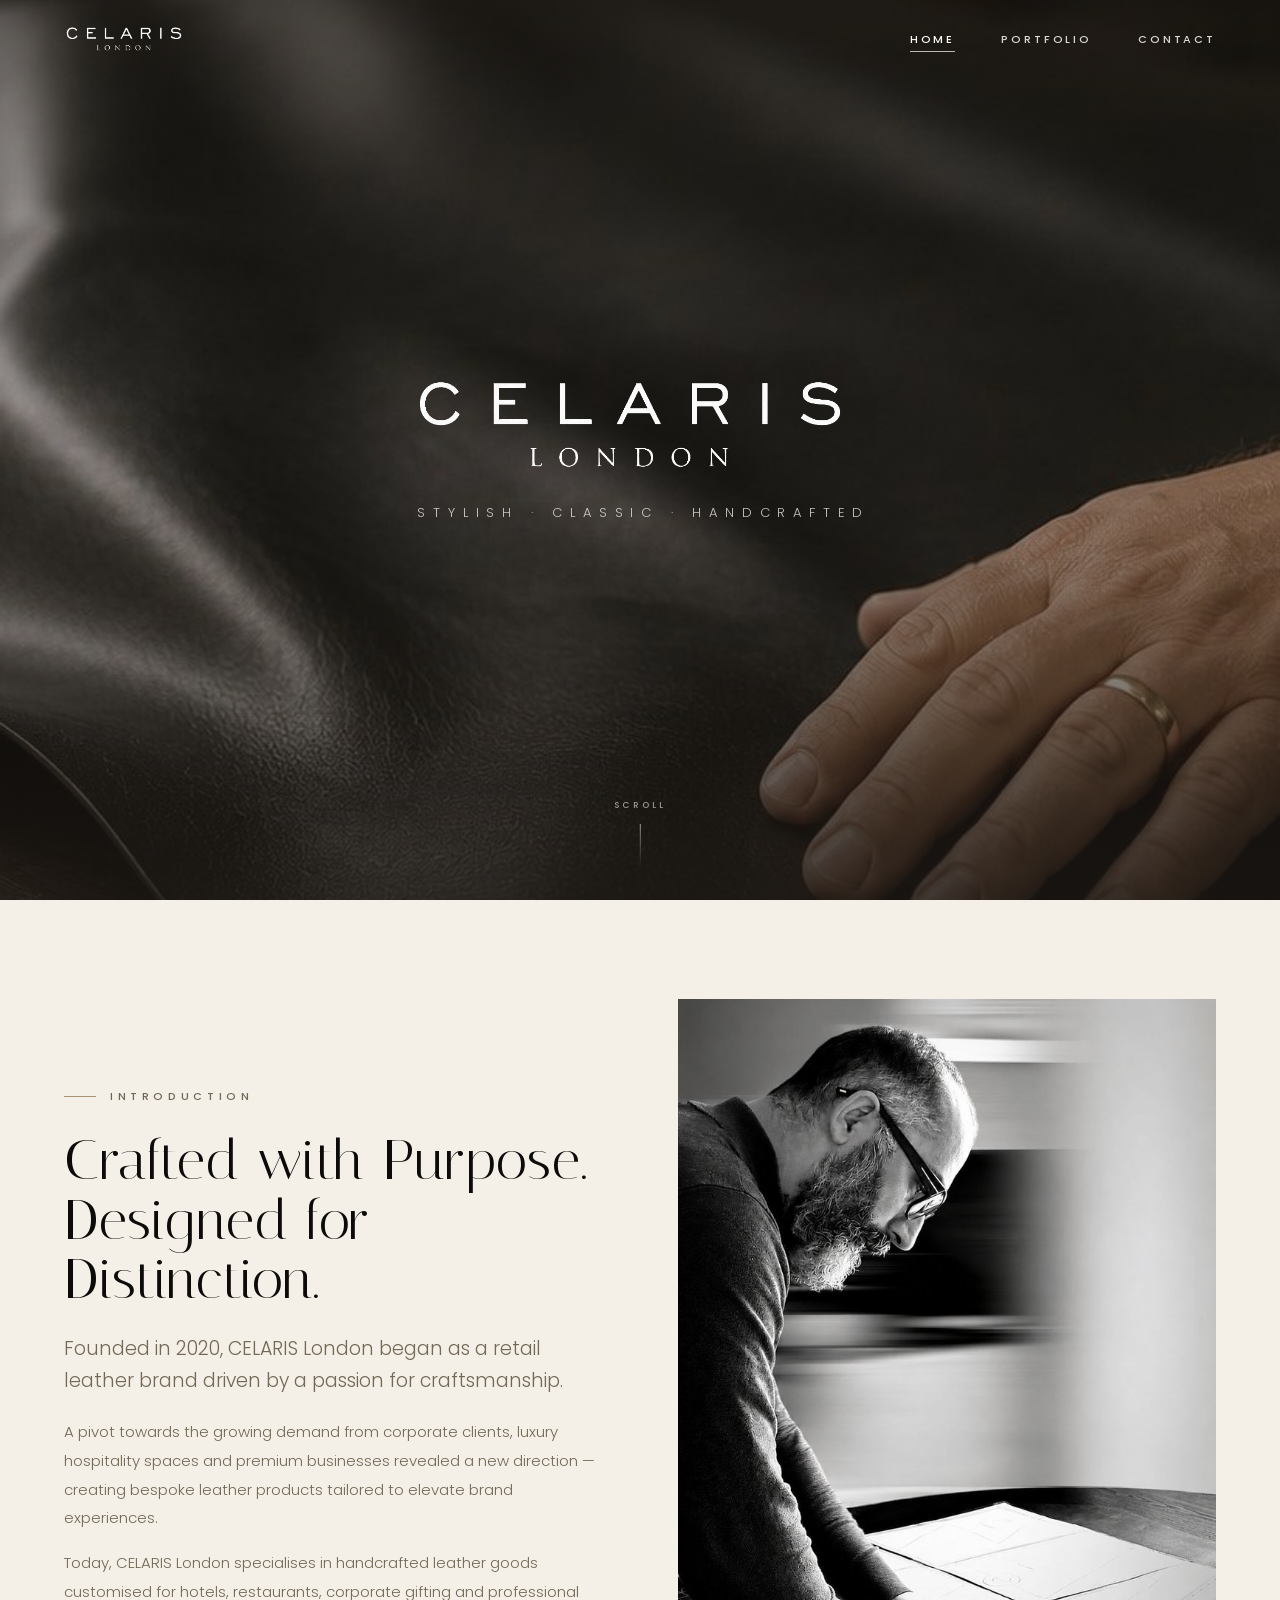
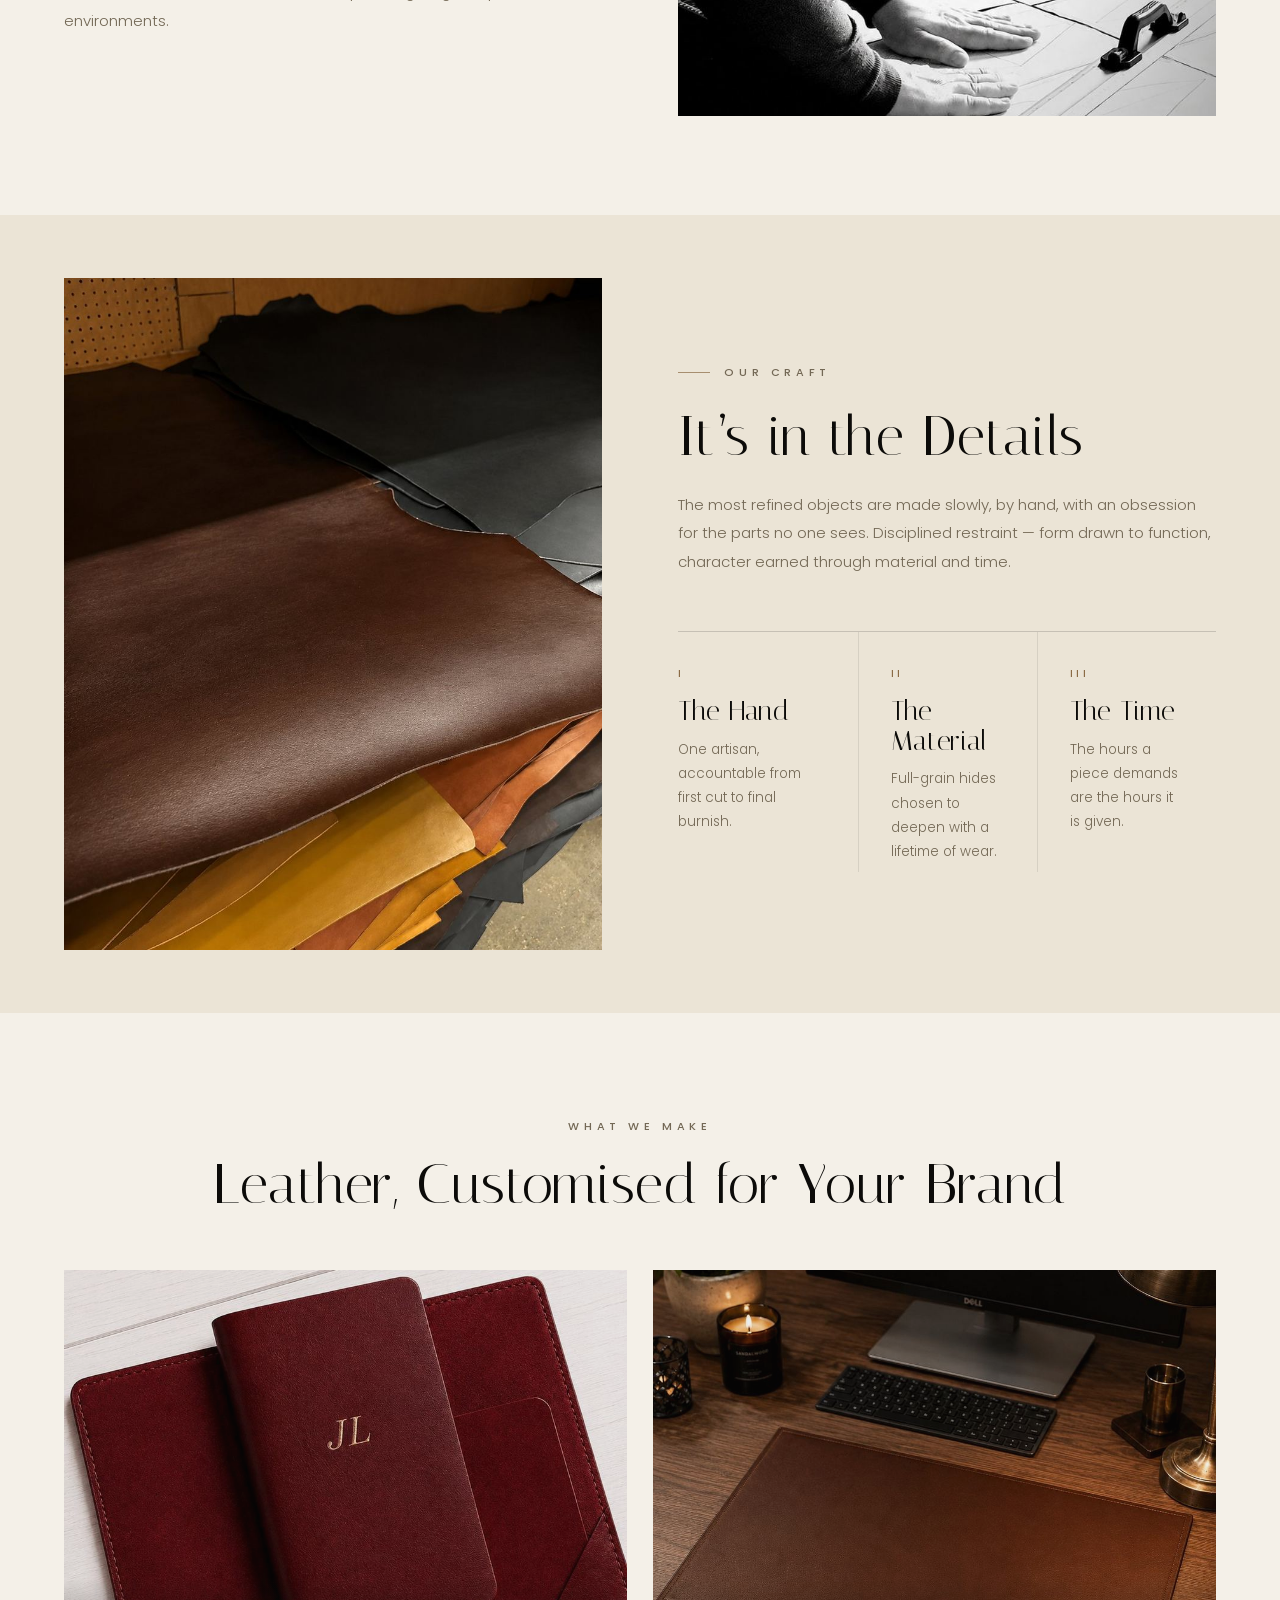
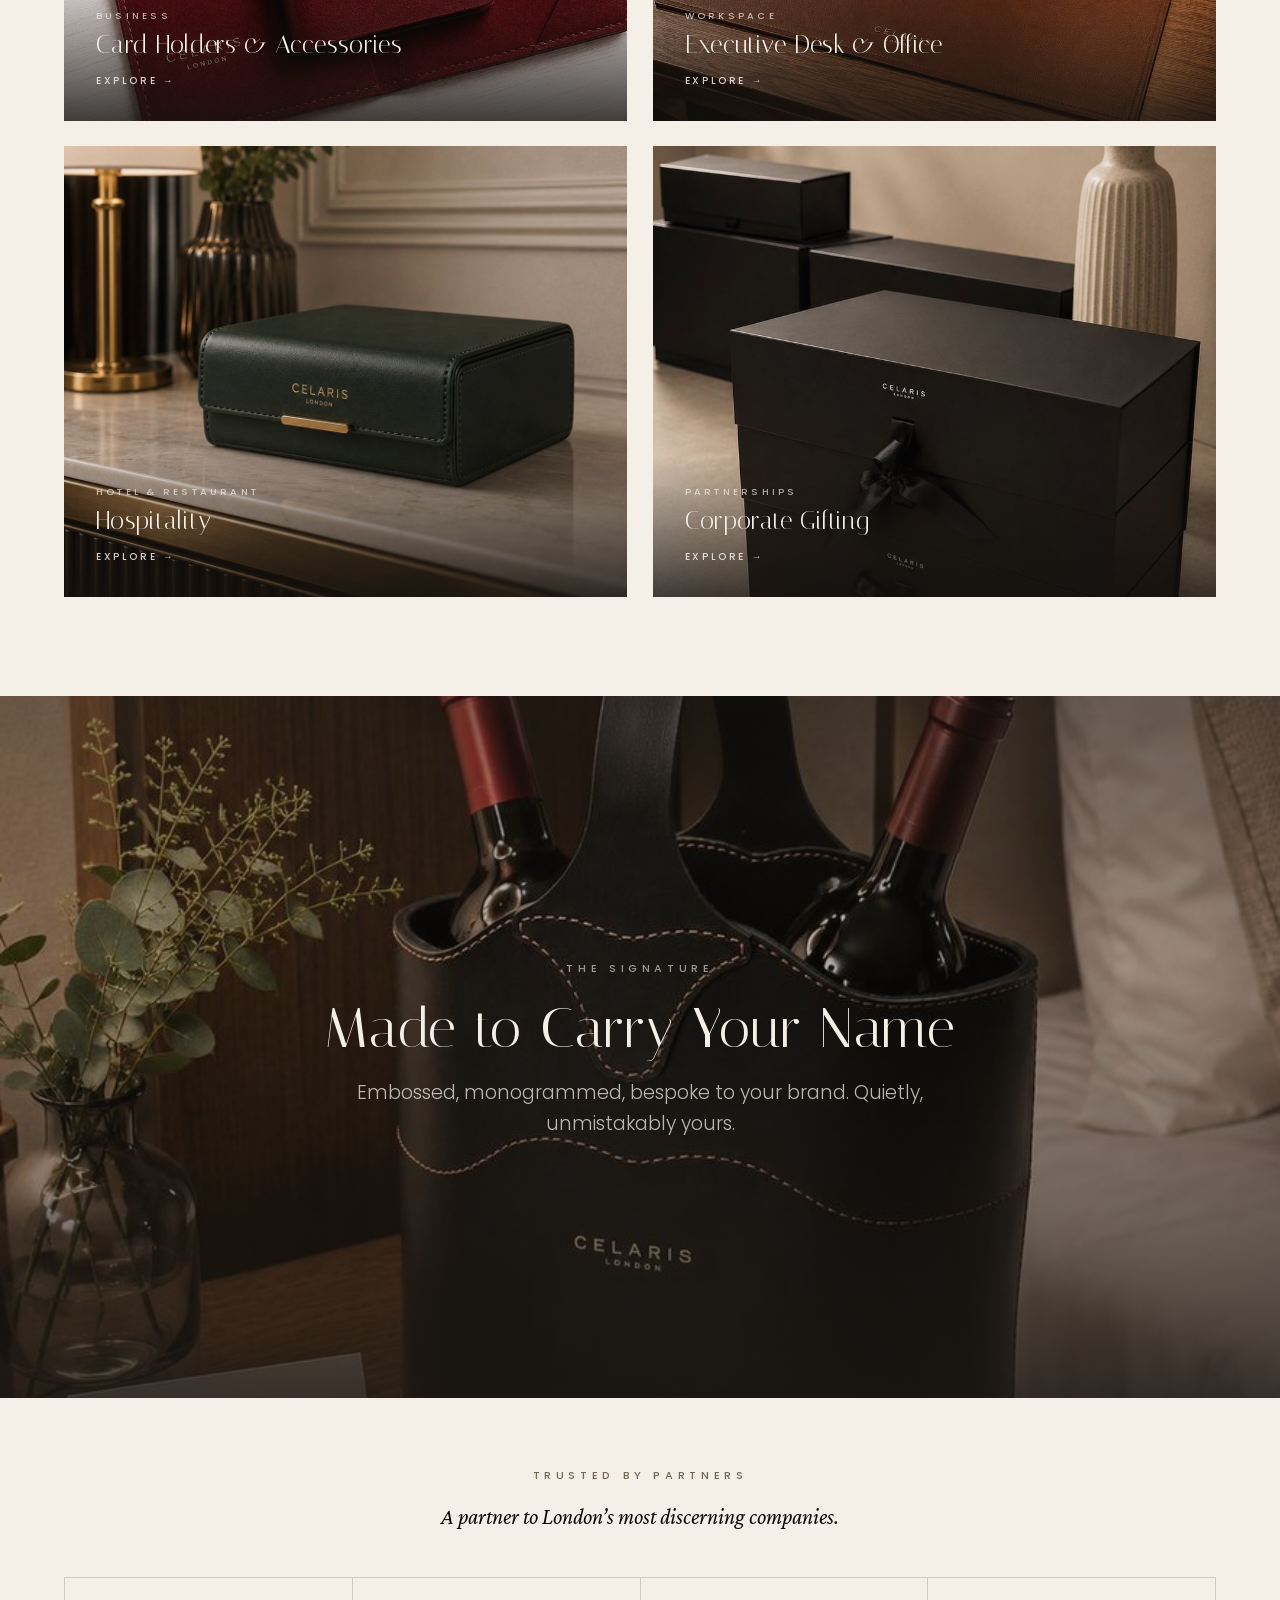
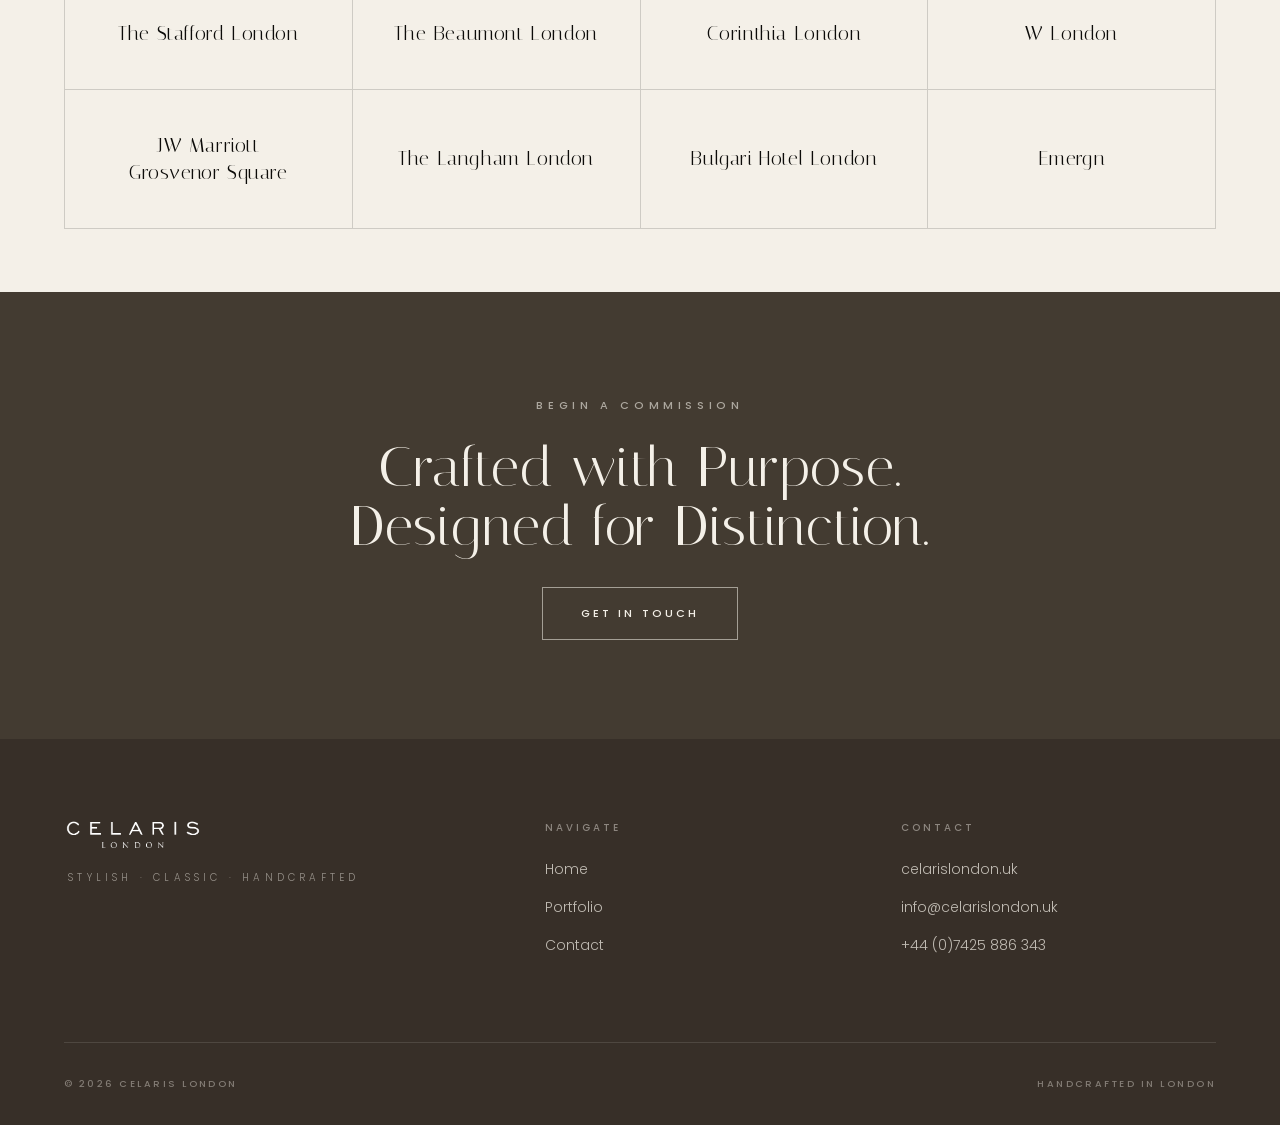
<file: index.html>
<!DOCTYPE html>
<html lang="en">
<head>
<meta charset="UTF-8">
<meta name="viewport" content="width=device-width,initial-scale=1">
<title>CELARIS London — Handcrafted Leather for Brands</title>
<meta name="description" content="CELARIS London — handcrafted bespoke leather goods for hotels, restaurants, corporate gifting and professional environments.">
<link rel="stylesheet" href="assets/style.css">
</head>
<body data-hero="true">

<header id="hdr">
  <nav class="nav">
    <a href="index.html" class="logo"><img src="assets/logo-white.png" alt="CELARIS London"></a>
    <div class="links">
      <a href="index.html" class="active">Home</a>
      <a href="portfolio.html">Portfolio</a>
      <a href="contact.html">Contact</a>
    </div>
    <button class="burger" aria-label="Menu" id="burger"><span></span><span></span><span></span></button>
  </nav>
</header>

<div class="mobnav" id="mobnav">
  <button class="x" id="mobx" aria-label="Close">&times;</button>
  <a href="index.html" class="active">Home</a>
  <a href="portfolio.html">Portfolio</a>
  <a href="contact.html">Contact</a>
</div>

<!-- HERO -->
<section class="hero">
  <img class="bg" src="assets/img/cover-hero.jpg" alt="">
  <div class="veil"></div>
  <div class="inner">
    <img class="mark" src="assets/logo-white.png" alt="CELARIS London">
    <div class="tag">Stylish · Classic · Handcrafted</div>
  </div>
  <div class="scroll">Scroll</div>
</section>

<!-- INTRODUCTION -->
<section class="band">
  <div class="wrap">
    <div class="split">
      <div class="txt rv">
        <div class="eyebrow">Introduction</div>
        <h2 class="display">Crafted with Purpose.<br>Designed for Distinction.</h2>
        <p class="lead" style="margin-bottom:22px">Founded in 2020, CELARIS London began as a retail leather brand driven by a passion for craftsmanship.</p>
        <p class="body">A pivot towards the growing demand from corporate clients, luxury hospitality spaces and premium businesses revealed a new direction — creating bespoke leather products tailored to elevate brand experiences.</p>
        <p class="body">Today, CELARIS London specialises in handcrafted leather goods customised for hotels, restaurants, corporate gifting and professional environments.</p>
      </div>
      <div class="media tall rv"><img src="assets/img/intro-portrait.jpg" alt="The CELARIS atelier"></div>
    </div>
  </div>
</section>

<!-- DETAILS / CRAFT -->
<section class="band tight" style="background:var(--paper-2)">
  <div class="wrap">
    <div class="split rev">
      <div class="txt rv">
        <div class="eyebrow">Our Craft</div>
        <h2 class="display">It’s in the Details</h2>
        <p class="body">The most refined objects are made slowly, by hand, with an obsession for the parts no one sees. Disciplined restraint — form drawn to function, character earned through material and time.</p>
        <div class="pillars">
          <div class="pillar"><div class="n">I</div><h3 class="display">The Hand</h3><p>One artisan, accountable from first cut to final burnish.</p></div>
          <div class="pillar"><div class="n">II</div><h3 class="display">The Material</h3><p>Full-grain hides chosen to deepen with a lifetime of wear.</p></div>
          <div class="pillar"><div class="n">III</div><h3 class="display">The Time</h3><p>The hours a piece demands are the hours it is given.</p></div>
        </div>
      </div>
      <div class="media rv"><img src="assets/img/mat-hero.jpg" alt="Full-grain leather hides"></div>
    </div>
  </div>
</section>

<!-- WHAT WE MAKE -->
<section class="band">
  <div class="wrap">
    <div class="center rv" style="margin-bottom:56px">
      <div class="eyebrow c">What We Make</div>
      <h2 class="display" style="margin-top:18px">Leather, Customised for Your Brand</h2>
    </div>
    <div class="vgrid">
      <a class="vcard rv" href="portfolio.html">
        <img src="assets/img/cards-hero.jpg" alt="">
        <div class="cap"><span class="k">Business</span><h3 class="display">Card Holders &amp; Accessories</h3>
          <span class="go">Explore →</span></div>
      </a>
      <a class="vcard rv" href="portfolio.html">
        <img src="assets/img/desk-hero.jpg" alt="">
        <div class="cap"><span class="k">Workspace</span><h3 class="display">Executive Desk &amp; Office</h3>
          <span class="go">Explore →</span></div>
      </a>
      <a class="vcard rv" href="portfolio.html">
        <img src="assets/img/hosp-1.jpg" alt="">
        <div class="cap"><span class="k">Hotel &amp; Restaurant</span><h3 class="display">Hospitality</h3>
          <span class="go">Explore →</span></div>
      </a>
      <a class="vcard rv" href="portfolio.html">
        <img src="assets/img/oem-image.jpg" alt="">
        <div class="cap"><span class="k">Partnerships</span><h3 class="display">Corporate Gifting</h3>
          <span class="go">Explore →</span></div>
      </a>
    </div>
  </div>
</section>

<!-- SIGNATURE FULL-BLEED -->
<section class="hero" style="height:78vh;min-height:520px">
  <img class="bg" src="assets/img/brand-bleed.jpg" alt="">
  <div class="veil"></div>
  <div class="inner">
    <div class="eyebrow c" style="color:rgba(244,240,232,.6);justify-content:center">The Signature</div>
    <h2 class="display" style="color:var(--paper);margin-top:20px;max-width:13em">Made to Carry Your Name</h2>
    <p class="lead" style="color:rgba(244,240,232,.74);max-width:30em;margin:18px auto 0">Embossed, monogrammed, bespoke to your brand. Quietly, unmistakably yours.</p>
  </div>
</section>

<!-- CLIENTS -->
<section class="band tight">
  <div class="wrap center">
    <div class="eyebrow c rv">Trusted By Partners</div>
    <div class="quote rv" style="font-size:clamp(17px,2vw,22px);color:var(--ink);margin-top:18px">A partner to London’s most discerning companies.</div>
    <div class="clients rv">
      <div class="cl"><span>The Stafford London</span></div>
      <div class="cl"><span>The Beaumont London</span></div>
      <div class="cl"><span>Corinthia London</span></div>
      <div class="cl"><span>W London</span></div>
      <div class="cl"><span>JW Marriott<br>Grosvenor Square</span></div>
      <div class="cl"><span>The Langham London</span></div>
      <div class="cl"><span>Bulgari Hotel London</span></div>
      <div class="cl"><span>Emergn</span></div>
    </div>
  </div>
</section>

<!-- CTA -->
<section class="band cta">
  <div class="wrap rv">
    <div class="eyebrow c">Begin a Commission</div>
    <h2 class="display" style="margin-top:22px">Crafted with Purpose.<br>Designed for Distinction.</h2>
    <a href="contact.html" class="btn light">Get in Touch</a>
  </div>
</section>

<footer>
  <div class="wrap">
    <div class="fcols">
      <div class="fmark">
        <img src="assets/logo-white.png" alt="CELARIS London">
        <div class="tl">Stylish · Classic · Handcrafted</div>
      </div>
      <div>
        <h4>Navigate</h4>
        <ul><li><a href="index.html">Home</a></li><li><a href="portfolio.html">Portfolio</a></li><li><a href="contact.html">Contact</a></li></ul>
      </div>
      <div>
        <h4>Contact</h4>
        <ul>
          <li><a href="https://celarislondon.uk">celarislondon.uk</a></li>
          <li><a href="mailto:info@celarislondon.uk">info@celarislondon.uk</a></li>
          <li><a href="tel:+447425886343">+44 (0)7425 886 343</a></li>
        </ul>
      </div>
    </div>
    <div class="fbar"><span>© 2026 CELARIS London</span><span>Handcrafted in London</span></div>
  </div>
</footer>

<script src="assets/site.js"></script>
</body>
</html>
</file>
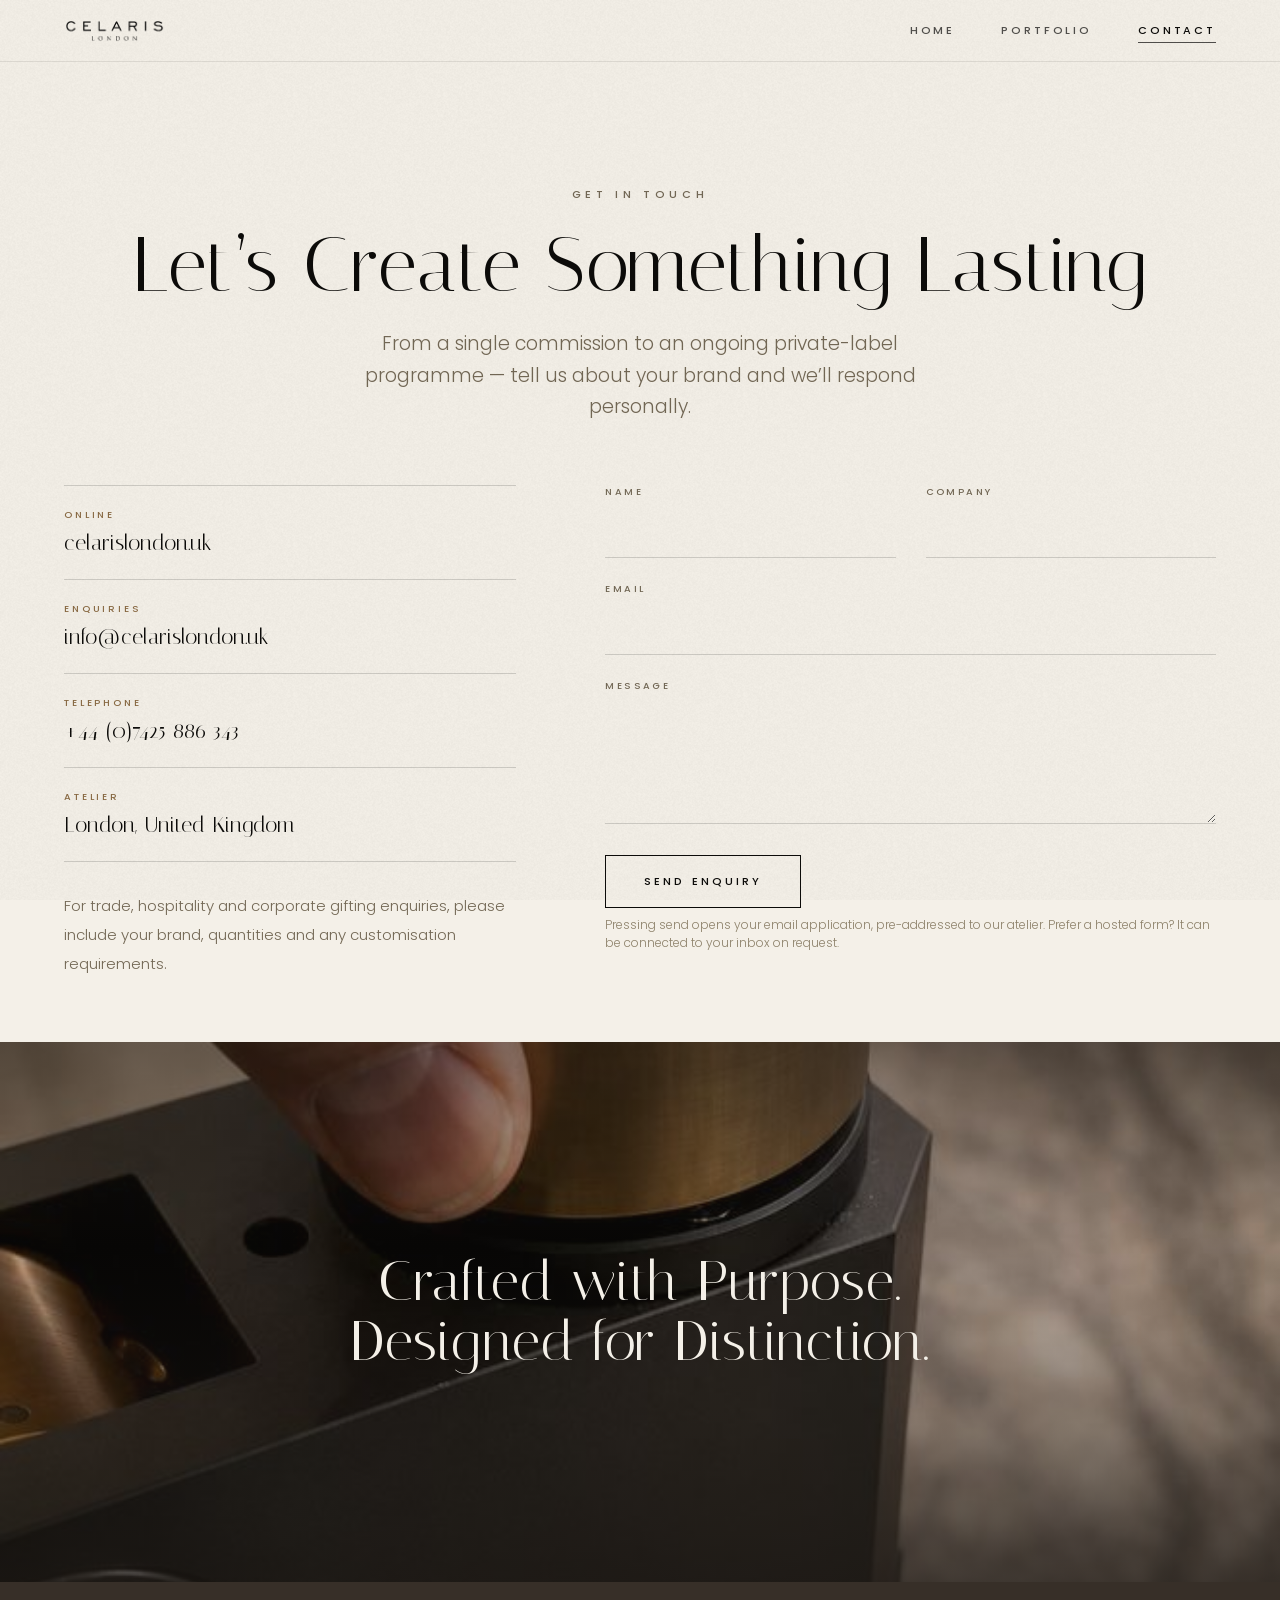
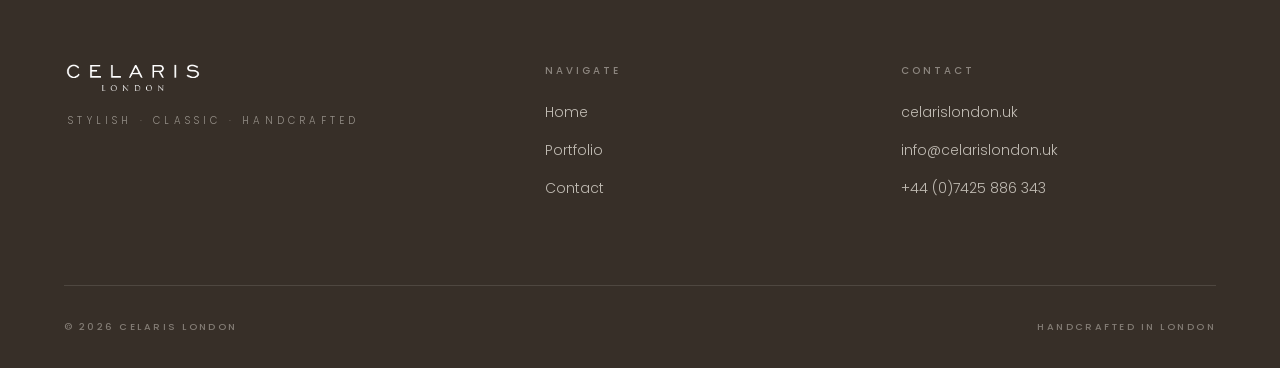
<file: contact.html>
<!DOCTYPE html>
<html lang="en">
<head>
<meta charset="UTF-8">
<meta name="viewport" content="width=device-width,initial-scale=1">
<title>Contact — CELARIS London</title>
<meta name="description" content="Contact CELARIS London for bespoke leather goods, private label and corporate gifting commissions.">
<link rel="stylesheet" href="assets/style.css">
</head>
<body>

<header id="hdr">
  <nav class="nav">
    <a href="index.html" class="logo"><img src="assets/logo-white.png" alt="CELARIS London"></a>
    <div class="links">
      <a href="index.html">Home</a>
      <a href="portfolio.html">Portfolio</a>
      <a href="contact.html" class="active">Contact</a>
    </div>
    <button class="burger" aria-label="Menu" id="burger"><span></span><span></span><span></span></button>
  </nav>
</header>
<div class="mobnav" id="mobnav">
  <button class="x" id="mobx" aria-label="Close">&times;</button>
  <a href="index.html">Home</a>
  <a href="portfolio.html">Portfolio</a>
  <a href="contact.html" class="active">Contact</a>
</div>

<section class="pagehead wrap">
  <div class="eyebrow c rv">Get in Touch</div>
  <h1 class="display rv">Let’s Create Something Lasting</h1>
  <p class="lead rv">From a single commission to an ongoing private-label programme — tell us about your brand and we’ll respond personally.</p>
</section>

<section class="band tight" style="padding-top:0">
  <div class="wrap">
    <div class="contact-grid">

      <div class="cinfo rv">
        <div class="row"><div class="k">Online</div><a class="v" href="https://celarislondon.uk">celarislondon.uk</a></div>
        <div class="row"><div class="k">Enquiries</div><a class="v" href="mailto:info@celarislondon.uk">info@celarislondon.uk</a></div>
        <div class="row"><div class="k">Telephone</div><a class="v" href="tel:+447425886343">+44 (0)7425 886 343</a></div>
        <div class="row"><div class="k">Atelier</div><span class="v">London, United Kingdom</span></div>
        <p class="body" style="margin-top:30px">For trade, hospitality and corporate gifting enquiries, please include your brand, quantities and any customisation requirements.</p>
      </div>

      <div class="rv">
        <form id="cform" novalidate>
          <div class="fr2">
            <div class="fr"><label for="name">Name</label><input id="name" name="name" type="text" required></div>
            <div class="fr"><label for="company">Company</label><input id="company" name="company" type="text"></div>
          </div>
          <div class="fr"><label for="email">Email</label><input id="email" name="email" type="email" required></div>
          <div class="fr"><label for="message">Message</label><textarea id="message" name="message" required></textarea></div>
          <button class="btn" type="submit">Send Enquiry</button>
          <p class="formnote">Pressing send opens your email application, pre-addressed to our atelier. Prefer a hosted form? It can be connected to your inbox on request.</p>
          <div class="sent">Thank you — your message is ready to send.</div>
        </form>
      </div>

    </div>
  </div>
</section>

<section class="hero" style="height:60vh;min-height:420px">
  <img class="bg" src="assets/img/story-detail.jpg" alt="">
  <div class="veil"></div>
  <div class="inner">
    <h2 class="display" style="color:var(--paper);max-width:13em">Crafted with Purpose.<br>Designed for Distinction.</h2>
  </div>
</section>

<footer>
  <div class="wrap">
    <div class="fcols">
      <div class="fmark">
        <img src="assets/logo-white.png" alt="CELARIS London">
        <div class="tl">Stylish · Classic · Handcrafted</div>
      </div>
      <div><h4>Navigate</h4>
        <ul><li><a href="index.html">Home</a></li><li><a href="portfolio.html">Portfolio</a></li><li><a href="contact.html">Contact</a></li></ul></div>
      <div><h4>Contact</h4>
        <ul><li><a href="https://celarislondon.uk">celarislondon.uk</a></li>
        <li><a href="mailto:info@celarislondon.uk">info@celarislondon.uk</a></li>
        <li><a href="tel:+447425886343">+44 (0)7425 886 343</a></li></ul></div>
    </div>
    <div class="fbar"><span>© 2026 CELARIS London</span><span>Handcrafted in London</span></div>
  </div>
</footer>

<script src="assets/site.js"></script>
</body>
</html>
</file>
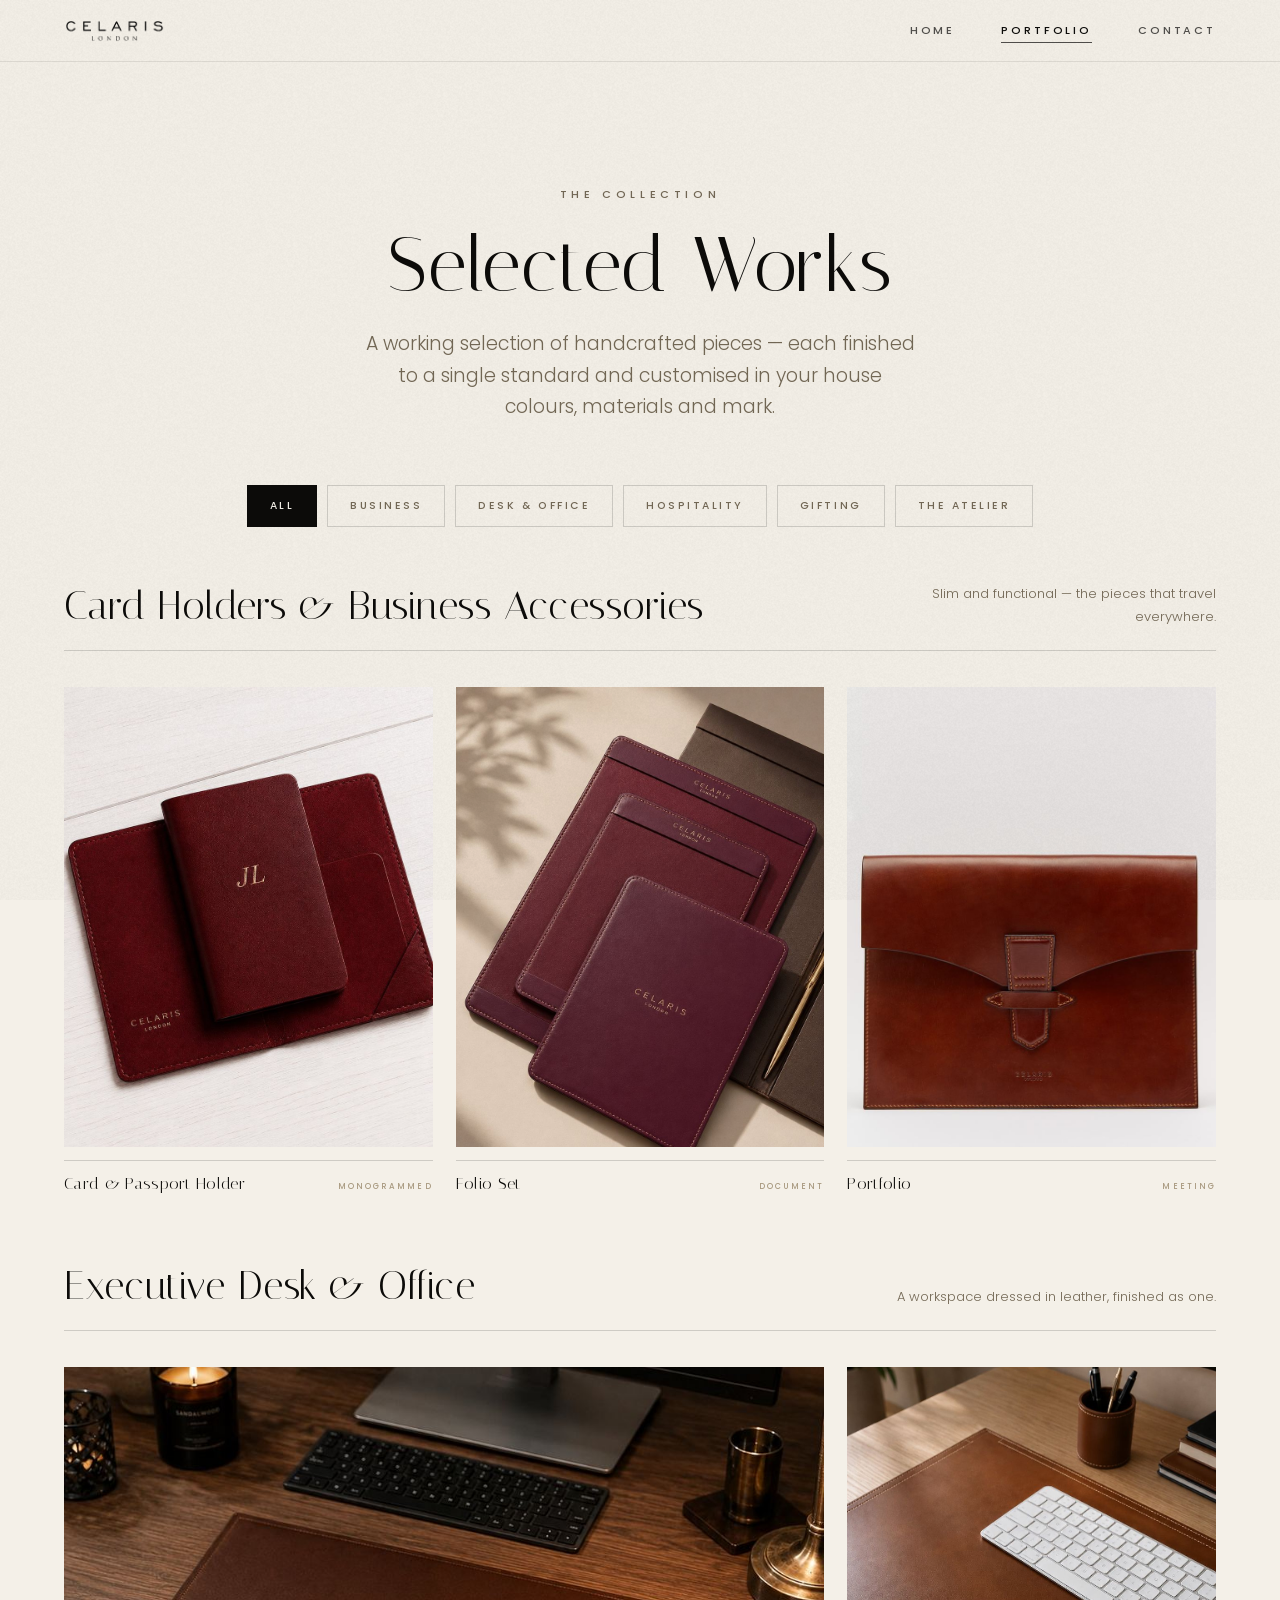
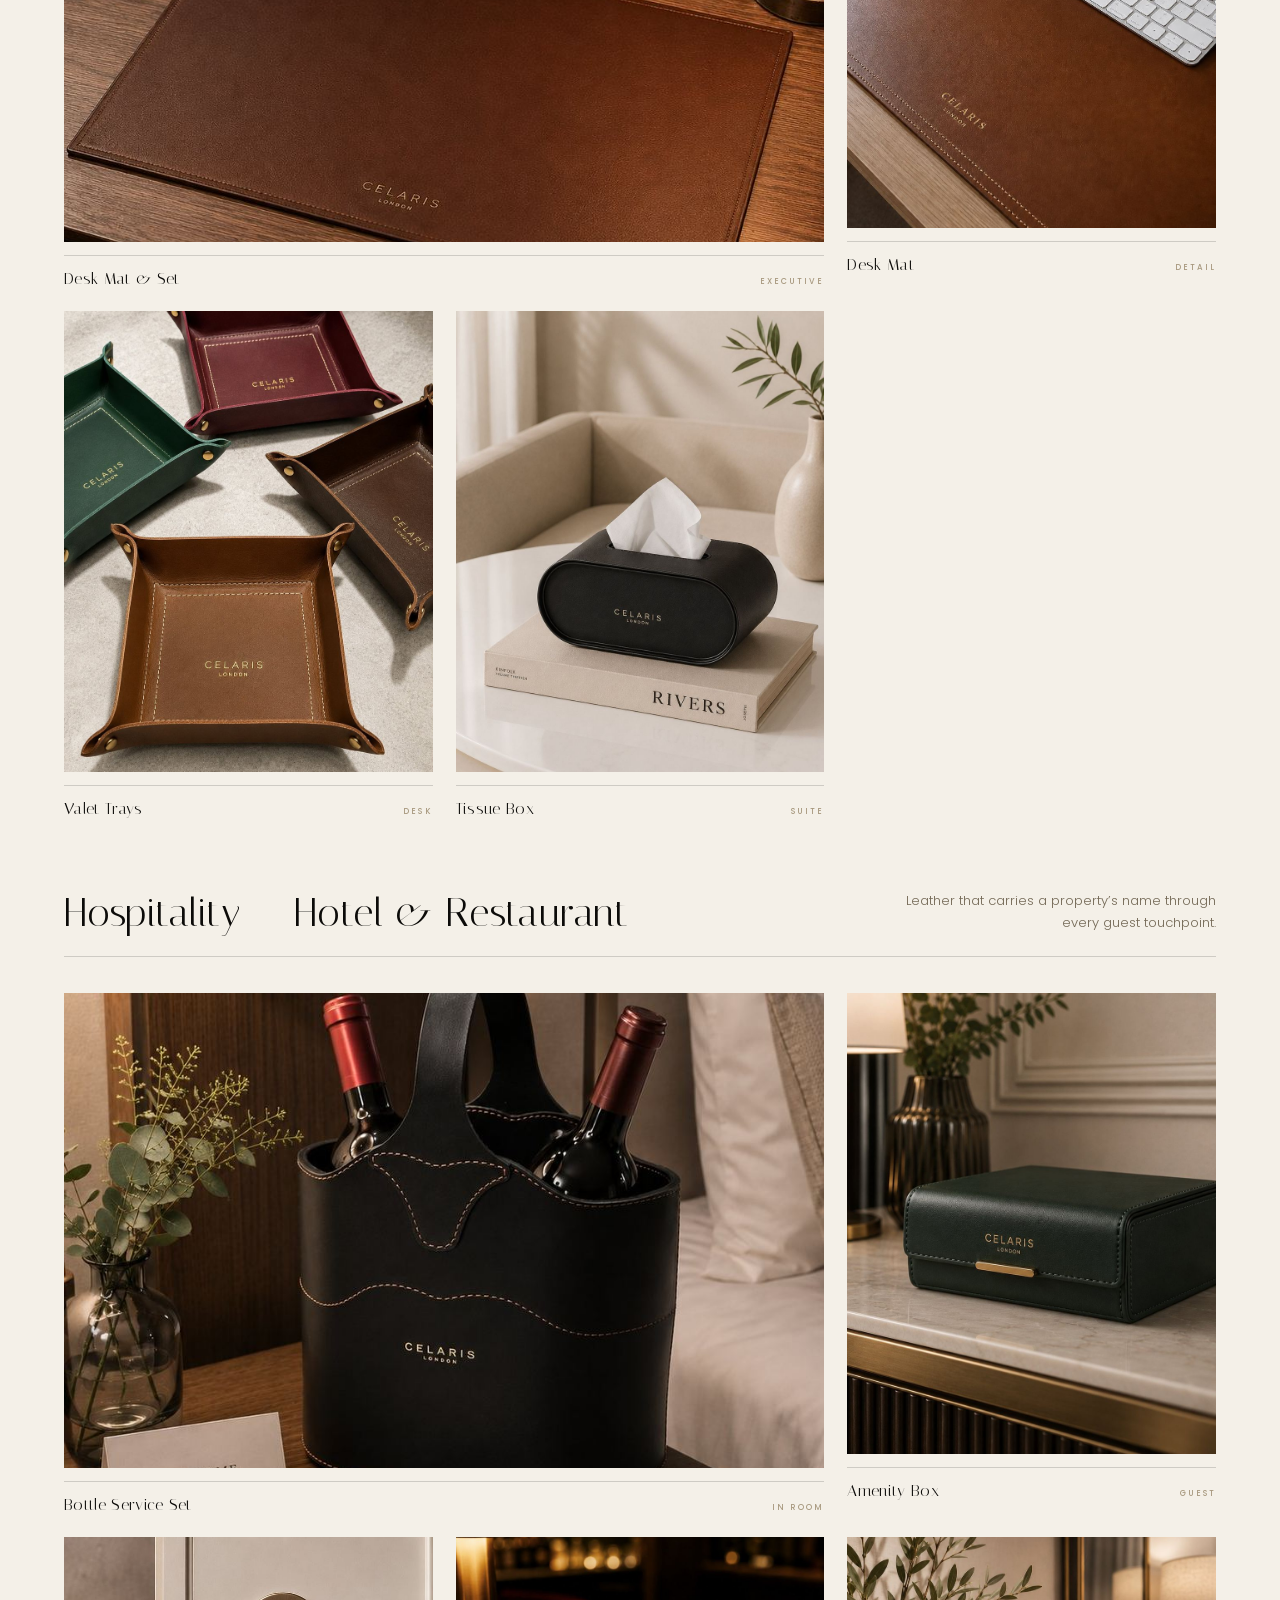
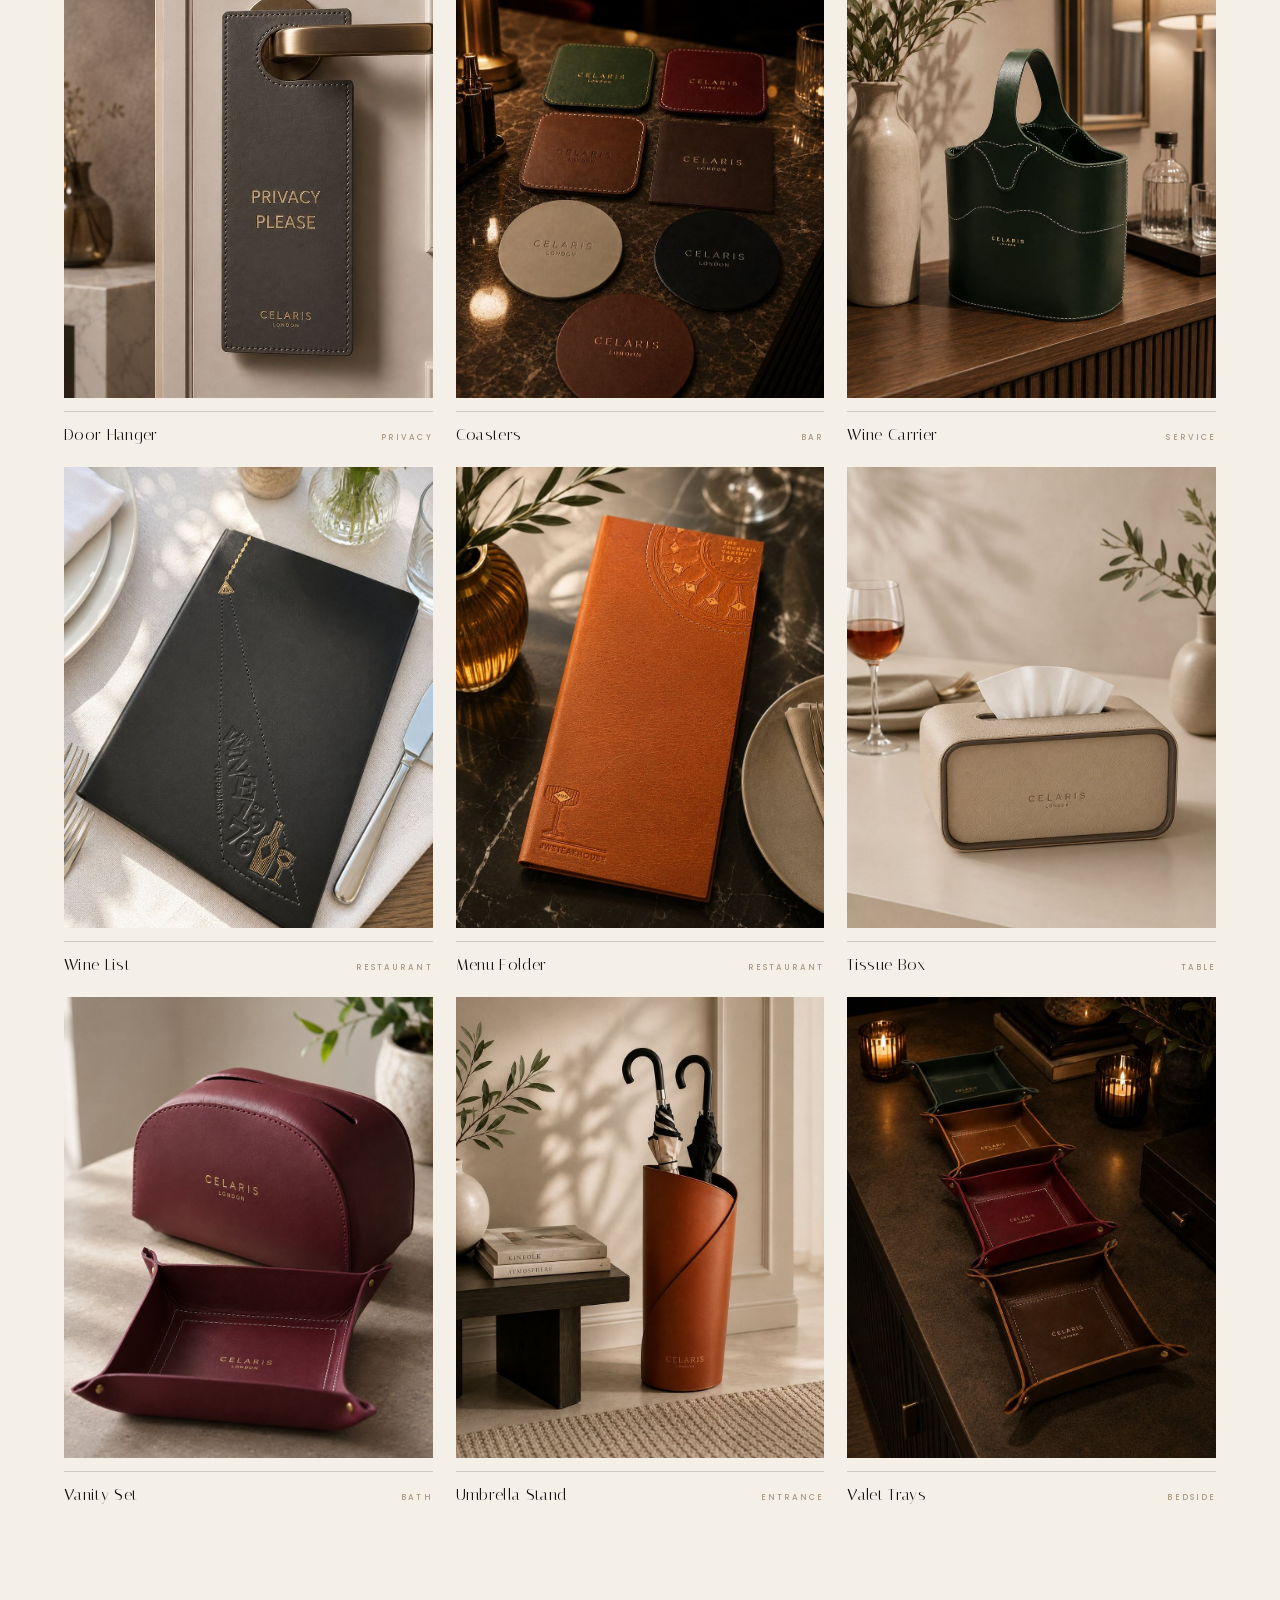
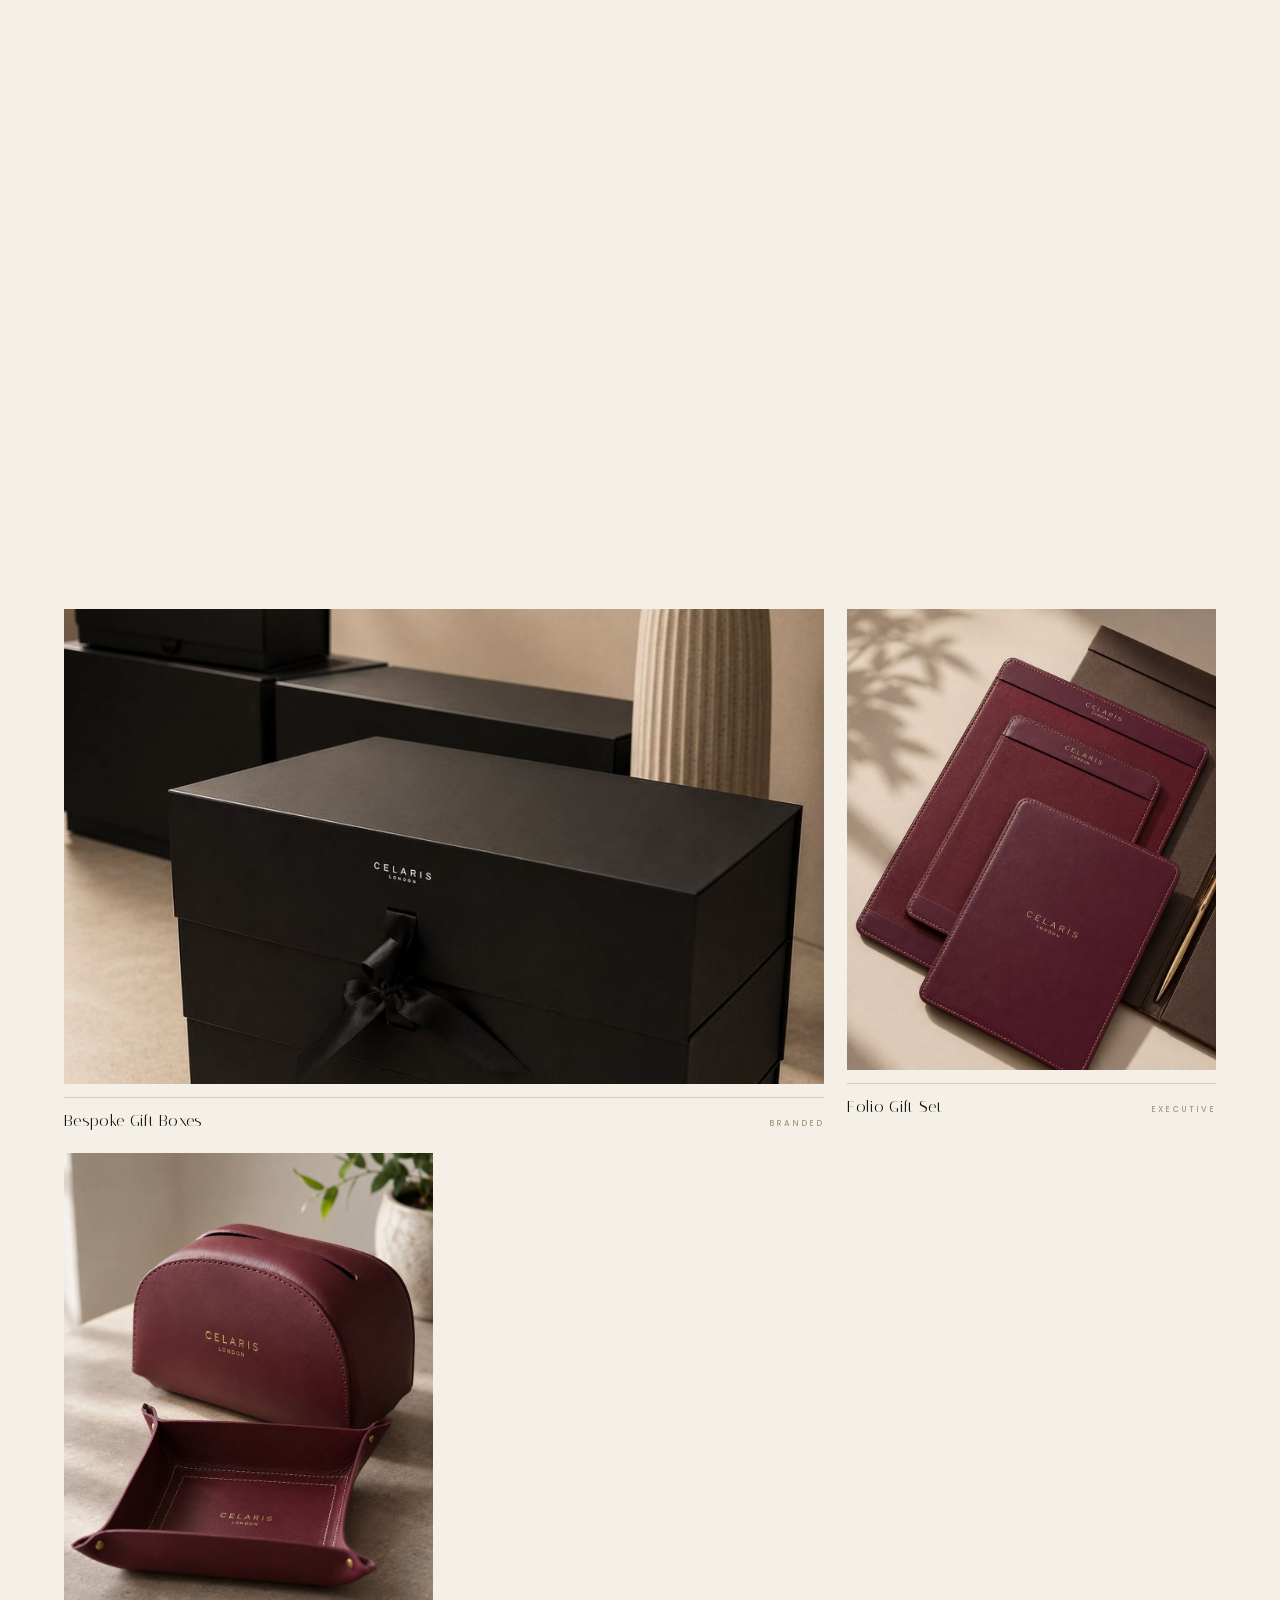
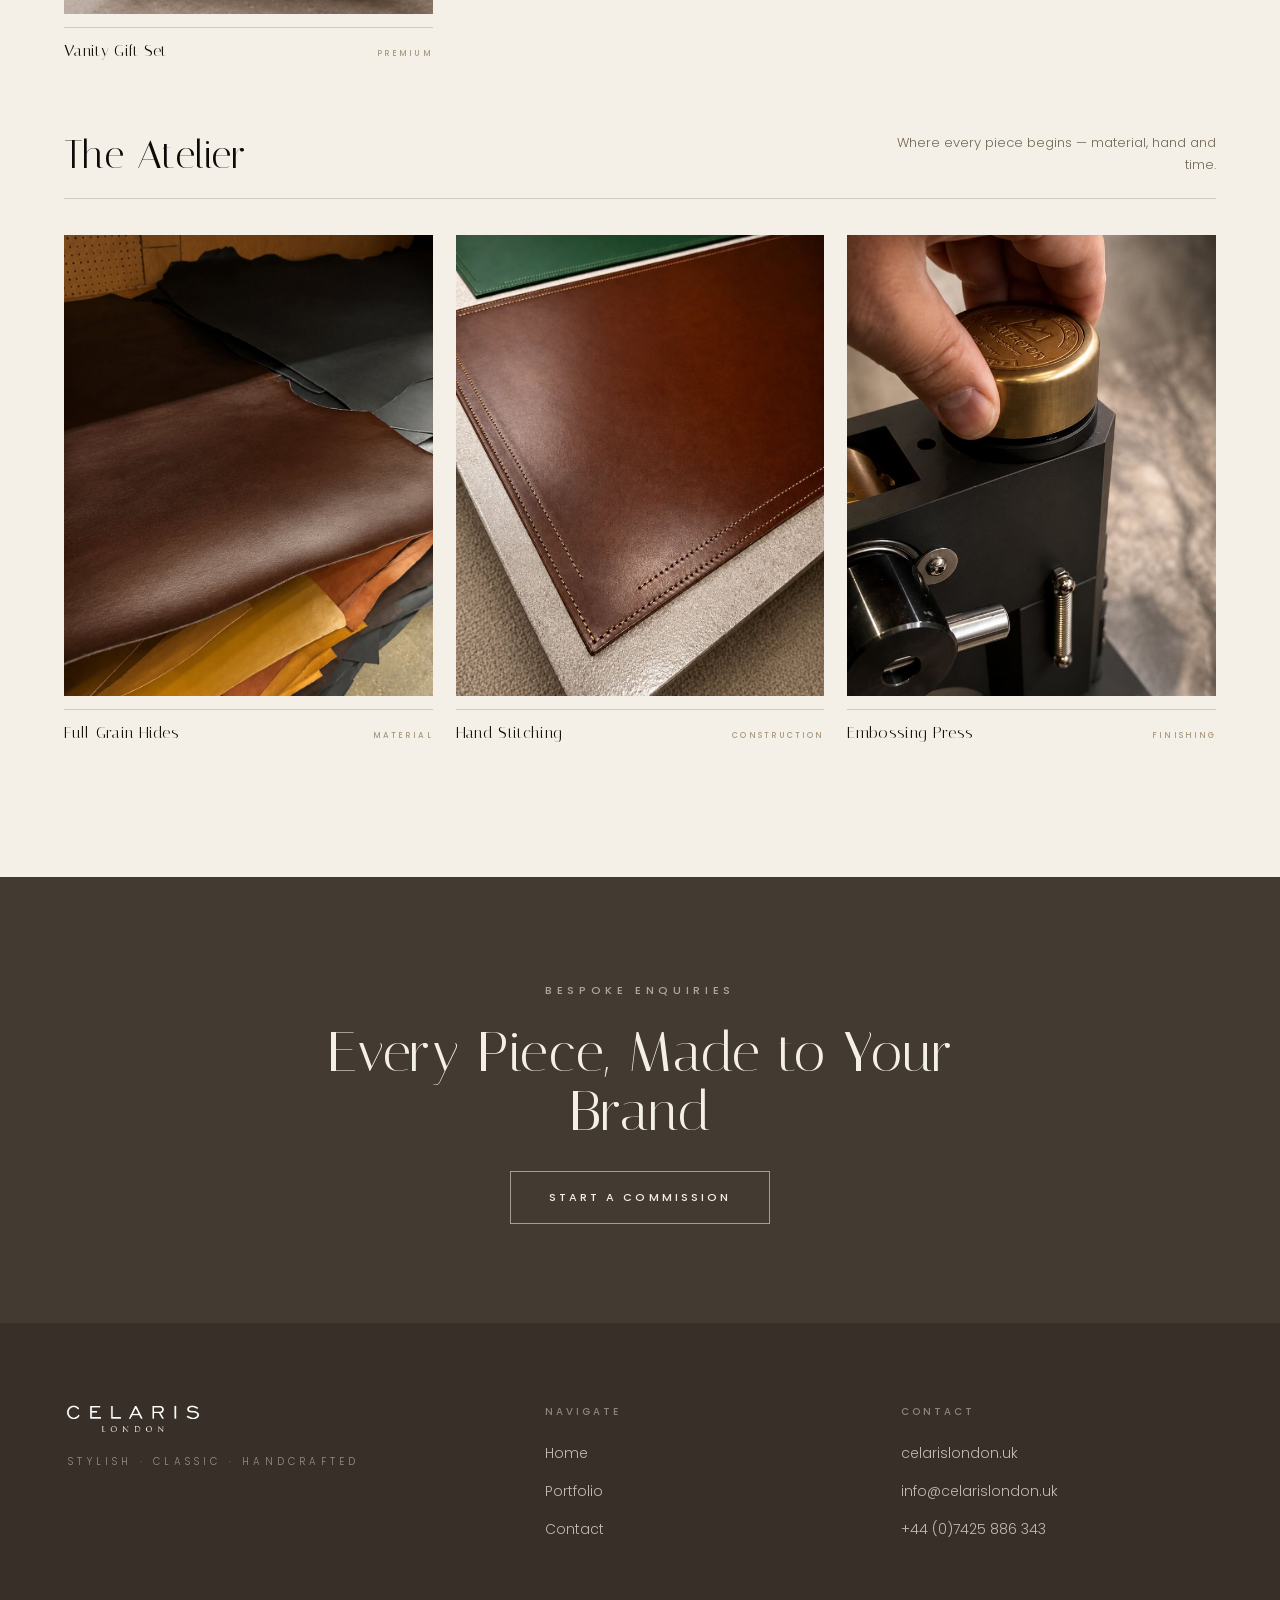
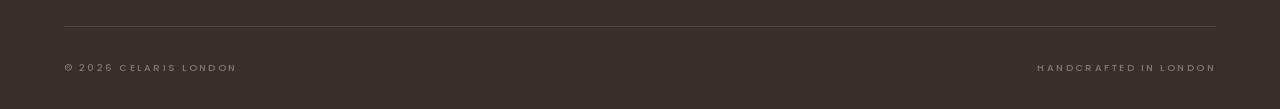
<file: portfolio.html>
<!DOCTYPE html>
<html lang="en">
<head>
<meta charset="UTF-8">
<meta name="viewport" content="width=device-width,initial-scale=1">
<title>Portfolio — CELARIS London</title>
<meta name="description" content="The CELARIS London collection — card holders, executive desk accessories, hospitality leather and corporate gifting.">
<link rel="stylesheet" href="assets/style.css">
</head>
<body>

<header id="hdr">
  <nav class="nav">
    <a href="index.html" class="logo"><img src="assets/logo-white.png" alt="CELARIS London"></a>
    <div class="links">
      <a href="index.html">Home</a>
      <a href="portfolio.html" class="active">Portfolio</a>
      <a href="contact.html">Contact</a>
    </div>
    <button class="burger" aria-label="Menu" id="burger"><span></span><span></span><span></span></button>
  </nav>
</header>
<div class="mobnav" id="mobnav">
  <button class="x" id="mobx" aria-label="Close">&times;</button>
  <a href="index.html">Home</a>
  <a href="portfolio.html" class="active">Portfolio</a>
  <a href="contact.html">Contact</a>
</div>

<section class="pagehead wrap">
  <div class="eyebrow c rv">The Collection</div>
  <h1 class="display rv">Selected Works</h1>
  <p class="lead rv">A working selection of handcrafted pieces — each finished to a single standard and customised in your house colours, materials and mark.</p>
</section>

<section class="band tight" style="padding-top:0">
  <div class="wrap">

    <div class="filter rv">
      <button class="on" data-cat="all">All</button>
      <button data-cat="business">Business</button>
      <button data-cat="office">Desk &amp; Office</button>
      <button data-cat="hospitality">Hospitality</button>
      <button data-cat="gifting">Gifting</button>
      <button data-cat="atelier">The Atelier</button>
    </div>

    <!-- BUSINESS -->
    <div class="collection" data-cat="business">
      <div class="chead rv">
        <h2 class="display">Card Holders &amp; Business Accessories</h2>
        <p>Slim and functional — the pieces that travel everywhere.</p>
      </div>
      <div class="pgrid">
        <div class="pitem rv"><div class="ph"><img src="assets/img/cards-hero.jpg" alt=""></div>
          <div class="lab"><span class="t">Card &amp; Passport Holder</span><span class="x">Monogrammed</span></div></div>
        <div class="pitem rv"><div class="ph"><img src="assets/img/g4.jpg" alt=""></div>
          <div class="lab"><span class="t">Folio Set</span><span class="x">Document</span></div></div>
        <div class="pitem rv"><div class="ph"><img src="assets/img/g5.jpg" alt=""></div>
          <div class="lab"><span class="t">Portfolio</span><span class="x">Meeting</span></div></div>
      </div>
    </div>

    <!-- OFFICE -->
    <div class="collection" data-cat="office">
      <div class="chead rv">
        <h2 class="display">Executive Desk &amp; Office</h2>
        <p>A workspace dressed in leather, finished as one.</p>
      </div>
      <div class="pgrid">
        <div class="pitem wide rv"><div class="ph"><img src="assets/img/desk-hero.jpg" alt=""></div>
          <div class="lab"><span class="t">Desk Mat &amp; Set</span><span class="x">Executive</span></div></div>
        <div class="pitem rv"><div class="ph"><img src="assets/img/g6.jpg" alt=""></div>
          <div class="lab"><span class="t">Desk Mat</span><span class="x">Detail</span></div></div>
        <div class="pitem rv"><div class="ph"><img src="assets/img/g1.jpg" alt=""></div>
          <div class="lab"><span class="t">Valet Trays</span><span class="x">Desk</span></div></div>
        <div class="pitem rv"><div class="ph"><img src="assets/img/g2.jpg" alt=""></div>
          <div class="lab"><span class="t">Tissue Box</span><span class="x">Suite</span></div></div>
      </div>
    </div>

    <!-- HOSPITALITY -->
    <div class="collection" data-cat="hospitality">
      <div class="chead rv">
        <h2 class="display">Hospitality — Hotel &amp; Restaurant</h2>
        <p>Leather that carries a property’s name through every guest touchpoint.</p>
      </div>
      <div class="pgrid">
        <div class="pitem wide rv"><div class="ph"><img src="assets/img/brand-bleed.jpg" alt=""></div>
          <div class="lab"><span class="t">Bottle Service Set</span><span class="x">In Room</span></div></div>
        <div class="pitem rv"><div class="ph"><img src="assets/img/hosp-1.jpg" alt=""></div>
          <div class="lab"><span class="t">Amenity Box</span><span class="x">Guest</span></div></div>
        <div class="pitem rv"><div class="ph"><img src="assets/img/hosp-2.jpg" alt=""></div>
          <div class="lab"><span class="t">Door Hanger</span><span class="x">Privacy</span></div></div>
        <div class="pitem rv"><div class="ph"><img src="assets/img/hosp-3.jpg" alt=""></div>
          <div class="lab"><span class="t">Coasters</span><span class="x">Bar</span></div></div>
        <div class="pitem rv"><div class="ph"><img src="assets/img/hosp-4.jpg" alt=""></div>
          <div class="lab"><span class="t">Wine Carrier</span><span class="x">Service</span></div></div>
        <div class="pitem rv"><div class="ph"><img src="assets/img/g8.jpg" alt=""></div>
          <div class="lab"><span class="t">Wine List</span><span class="x">Restaurant</span></div></div>
        <div class="pitem rv"><div class="ph"><img src="assets/img/g11.jpg" alt=""></div>
          <div class="lab"><span class="t">Menu Folder</span><span class="x">Restaurant</span></div></div>
        <div class="pitem rv"><div class="ph"><img src="assets/img/g9.jpg" alt=""></div>
          <div class="lab"><span class="t">Tissue Box</span><span class="x">Table</span></div></div>
        <div class="pitem rv"><div class="ph"><img src="assets/img/g3.jpg" alt=""></div>
          <div class="lab"><span class="t">Vanity Set</span><span class="x">Bath</span></div></div>
        <div class="pitem rv"><div class="ph"><img src="assets/img/g7.jpg" alt=""></div>
          <div class="lab"><span class="t">Umbrella Stand</span><span class="x">Entrance</span></div></div>
        <div class="pitem rv"><div class="ph"><img src="assets/img/g10.jpg" alt=""></div>
          <div class="lab"><span class="t">Valet Trays</span><span class="x">Bedside</span></div></div>
        <div class="pitem rv"><div class="ph"><img src="assets/img/g12.jpg" alt=""></div>
          <div class="lab"><span class="t">Bottle Carrier</span><span class="x">In Room</span></div></div>
      </div>
    </div>

    <!-- GIFTING -->
    <div class="collection" data-cat="gifting">
      <div class="chead rv">
        <h2 class="display">Corporate Gifting &amp; Partnerships</h2>
        <p>Private label, OEM and bespoke gifting — packaging worthy of the gesture.</p>
      </div>
      <div class="pgrid">
        <div class="pitem wide rv"><div class="ph"><img src="assets/img/oem-image.jpg" alt=""></div>
          <div class="lab"><span class="t">Bespoke Gift Boxes</span><span class="x">Branded</span></div></div>
        <div class="pitem rv"><div class="ph"><img src="assets/img/g4.jpg" alt=""></div>
          <div class="lab"><span class="t">Folio Gift Set</span><span class="x">Executive</span></div></div>
        <div class="pitem rv"><div class="ph"><img src="assets/img/g3.jpg" alt=""></div>
          <div class="lab"><span class="t">Vanity Gift Set</span><span class="x">Premium</span></div></div>
      </div>
    </div>

    <!-- ATELIER -->
    <div class="collection" data-cat="atelier">
      <div class="chead rv">
        <h2 class="display">The Atelier</h2>
        <p>Where every piece begins — material, hand and time.</p>
      </div>
      <div class="pgrid">
        <div class="pitem rv"><div class="ph"><img src="assets/img/mat-hero.jpg" alt=""></div>
          <div class="lab"><span class="t">Full-Grain Hides</span><span class="x">Material</span></div></div>
        <div class="pitem rv"><div class="ph"><img src="assets/img/story-main.jpg" alt=""></div>
          <div class="lab"><span class="t">Hand Stitching</span><span class="x">Construction</span></div></div>
        <div class="pitem rv"><div class="ph"><img src="assets/img/story-detail.jpg" alt=""></div>
          <div class="lab"><span class="t">Embossing Press</span><span class="x">Finishing</span></div></div>
      </div>
    </div>

  </div>
</section>

<section class="band cta">
  <div class="wrap rv">
    <div class="eyebrow c">Bespoke Enquiries</div>
    <h2 class="display" style="margin-top:22px">Every Piece, Made to Your Brand</h2>
    <a href="contact.html" class="btn light">Start a Commission</a>
  </div>
</section>

<footer>
  <div class="wrap">
    <div class="fcols">
      <div class="fmark">
        <img src="assets/logo-white.png" alt="CELARIS London">
        <div class="tl">Stylish · Classic · Handcrafted</div>
      </div>
      <div><h4>Navigate</h4>
        <ul><li><a href="index.html">Home</a></li><li><a href="portfolio.html">Portfolio</a></li><li><a href="contact.html">Contact</a></li></ul></div>
      <div><h4>Contact</h4>
        <ul><li><a href="https://celarislondon.uk">celarislondon.uk</a></li>
        <li><a href="mailto:info@celarislondon.uk">info@celarislondon.uk</a></li>
        <li><a href="tel:+447425886343">+44 (0)7425 886 343</a></li></ul></div>
    </div>
    <div class="fbar"><span>© 2026 CELARIS London</span><span>Handcrafted in London</span></div>
  </div>
</footer>

<script src="assets/site.js"></script>
</body>
</html>
</file>
<file: assets/style.css>
/* ============================================================
   CELARIS LONDON — Website design system
   Italiana (display) · Poppins (body) · Crimson Pro (accent)
   ============================================================ */
@font-face{font-family:'Italiana';src:url(fonts/italiana.woff) format('woff');font-weight:400;font-display:swap}
@font-face{font-family:'Crimson';src:url(fonts/crimson-italic.woff) format('woff');font-weight:400;font-style:italic;font-display:swap}
@font-face{font-family:'Poppins';src:url(fonts/poppins-300.woff) format('woff');font-weight:300;font-display:swap}
@font-face{font-family:'Poppins';src:url(fonts/poppins-400.woff) format('woff');font-weight:400;font-display:swap}
@font-face{font-family:'Poppins';src:url(fonts/poppins-500.woff) format('woff');font-weight:500;font-display:swap}

:root{
  --ink:#0C0B09;
  --dark:#433B31;
  --dark-lo:#372F28;
  --paper:#F4F0E8;
  --paper-2:#EBE4D6;
  --paper-3:#E4DCCB;
  --stone:#CFC3AF;
  --stone-deep:#A8997F;
  --taupe:#736855;
  --taupe-soft:#8C8069;
  --line:rgba(12,11,9,.16);
  --line-soft:rgba(12,11,9,.09);
  --accent:#8A6A43;
  --display:'Italiana',Georgia,serif;
  --body:'Poppins',-apple-system,BlinkMacSystemFont,sans-serif;
  --quote:'Crimson',Georgia,serif;
  --maxw:1280px;
  --gut:clamp(20px,5vw,72px);
}

*{margin:0;padding:0;box-sizing:border-box}
html{scroll-behavior:smooth}
body{
  background:var(--paper);color:var(--ink);font-family:var(--body);
  font-weight:300;-webkit-font-smoothing:antialiased;text-rendering:optimizeLegibility;
  overflow-x:hidden;
}
body::after{ /* film grain */
  content:"";position:fixed;inset:0;pointer-events:none;z-index:9000;
  background-image:url(grain.png);background-size:150px;opacity:.04;mix-blend-mode:multiply;
}
img{max-width:100%;display:block}
a{color:inherit;text-decoration:none}
::selection{background:var(--accent);color:#fff}

/* ---------- type ---------- */
.eyebrow{font-family:var(--body);font-weight:500;font-size:11px;letter-spacing:.42em;
  text-transform:uppercase;color:var(--taupe);display:inline-flex;align-items:center;gap:14px}
.eyebrow::before{content:"";width:32px;height:1px;background:var(--accent);opacity:.7}
.eyebrow.c{justify-content:center}
.eyebrow.c::before{display:none}
.display{font-family:var(--display);font-weight:400;line-height:1.06;letter-spacing:.012em}
h1.display{font-size:clamp(38px,6vw,84px)}
h2.display{font-size:clamp(30px,4.4vw,56px)}
h3.display{font-size:clamp(20px,2.4vw,28px)}
.lead{font-size:clamp(15px,1.5vw,19px);line-height:1.65;color:var(--taupe);font-weight:300}
p.body{font-size:15px;line-height:1.92;color:var(--taupe);font-weight:300}
p.body+p.body{margin-top:16px}
.quote{font-family:var(--quote);font-style:italic}

/* ---------- layout ---------- */
.wrap{max-width:var(--maxw);margin:0 auto;padding:0 var(--gut)}
section{position:relative}
.band{padding:clamp(70px,11vh,150px) 0}
.band.tight{padding:clamp(48px,7vh,90px) 0}
.center{text-align:center}
.divider{width:46px;height:1px;background:var(--accent);opacity:.65;margin:26px auto}

/* ---------- buttons ---------- */
.btn{display:inline-block;font-family:var(--body);font-weight:500;font-size:11px;
  letter-spacing:.28em;text-transform:uppercase;padding:17px 38px;border:1px solid var(--ink);
  color:var(--ink);background:transparent;transition:.45s cubic-bezier(.16,1,.3,1);cursor:pointer}
.btn:hover{background:var(--ink);color:var(--paper)}
.btn.light{border-color:rgba(244,240,232,.55);color:var(--paper)}
.btn.light:hover{background:var(--paper);color:var(--ink);border-color:var(--paper)}

/* ---------- header / nav ---------- */
header{position:fixed;top:0;left:0;right:0;z-index:8000;transition:.5s ease}
.nav{display:flex;align-items:center;justify-content:space-between;
  max-width:var(--maxw);margin:0 auto;padding:26px var(--gut);transition:.5s ease}
.nav .logo img{height:26px;width:auto;transition:.4s ease}
.nav a.logo{display:flex;align-items:center}
.nav .links{display:flex;align-items:center;gap:46px}
.nav .links a{font-family:var(--body);font-weight:500;font-size:11px;letter-spacing:.26em;
  text-transform:uppercase;color:#fff;opacity:.85;transition:.3s;position:relative;padding:4px 0}
.nav .links a::after{content:"";position:absolute;left:0;right:100%;bottom:0;height:1px;
  background:currentColor;transition:right .4s cubic-bezier(.16,1,.3,1);opacity:.7}
.nav .links a:hover{opacity:1}
.nav .links a:hover::after,.nav .links a.active::after{right:0}
.nav .links a.active{opacity:1}
/* solid state (scrolled, or subpages) */
header.solid{background:var(--paper);box-shadow:0 1px 0 var(--line-soft)}
header.solid .nav{padding-top:18px;padding-bottom:18px}
header.solid .logo img{filter:invert(1);height:22px}
header.solid .links a{color:var(--ink);opacity:.7}
header.solid .links a:hover,header.solid .links a.active{opacity:1}
.burger{display:none;background:none;border:0;cursor:pointer;width:30px;height:18px;position:relative}
.burger span{position:absolute;left:0;right:0;height:1.5px;background:#fff;transition:.4s}
header.solid .burger span{background:var(--ink)}
.burger span:nth-child(1){top:0}.burger span:nth-child(2){top:8px}.burger span:nth-child(3){top:16px}

/* ---------- hero ---------- */
.hero{height:100vh;min-height:620px;position:relative;display:flex;align-items:center;
  justify-content:center;text-align:center;overflow:hidden;background:var(--dark)}
.hero img.bg{position:absolute;inset:0;width:100%;height:100%;object-fit:cover;z-index:0}
.hero .veil{position:absolute;inset:0;z-index:1;
  background:linear-gradient(180deg,rgba(28,24,20,.55) 0%,rgba(28,24,20,.25) 38%,rgba(28,24,20,.5) 72%,rgba(28,24,20,.82) 100%)}
.hero .inner{position:relative;z-index:2;color:var(--paper);padding:0 24px}
.hero .inner img.mark{width:min(70vw,440px);filter:drop-shadow(0 2px 20px rgba(0,0,0,.4))}
.hero .tag{margin-top:30px;font-family:var(--body);font-weight:300;font-size:clamp(10px,1.4vw,13px);
  letter-spacing:.6em;text-transform:uppercase;color:rgba(244,240,232,.82);padding-left:.6em}
.hero .scroll{position:absolute;left:50%;bottom:34px;transform:translateX(-50%);z-index:2;
  font-family:var(--body);font-weight:500;font-size:9px;letter-spacing:.34em;text-transform:uppercase;
  color:rgba(244,240,232,.6);display:flex;flex-direction:column;align-items:center;gap:12px}
.hero .scroll::after{content:"";width:1px;height:42px;background:linear-gradient(rgba(244,240,232,.6),transparent);animation:drop 2.4s infinite}
@keyframes drop{0%{transform:scaleY(0);transform-origin:top}45%{transform:scaleY(1);transform-origin:top}
  55%{transform:scaleY(1);transform-origin:bottom}100%{transform:scaleY(0);transform-origin:bottom}}

/* subpage header banner */
.pagehead{padding:clamp(130px,20vh,210px) 0 clamp(40px,7vh,80px);text-align:center}
.pagehead h1{margin-top:20px}
.pagehead .lead{max-width:560px;margin:22px auto 0}

/* ---------- split editorial ---------- */
.split{display:grid;grid-template-columns:1fr 1fr;align-items:center;gap:clamp(36px,6vw,96px)}
.split.rev .txt{order:2}
.split .txt .eyebrow{margin-bottom:26px}
.split .txt h2{margin-bottom:24px}
.split .media{position:relative;aspect-ratio:4/5;overflow:hidden;background:var(--paper-2)}
.split .media img{width:100%;height:100%;object-fit:cover}
.split .media.tall{aspect-ratio:3/4}

/* ---------- pillars ---------- */
.pillars{display:grid;grid-template-columns:repeat(3,1fr);gap:0;border-top:1px solid var(--line);margin-top:54px}
.pillar{padding:34px 32px 8px;border-left:1px solid var(--line-soft)}
.pillar:first-child{border-left:0;padding-left:0}
.pillar .n{font-family:var(--body);font-weight:500;font-size:10px;letter-spacing:.34em;
  text-transform:uppercase;color:var(--accent);margin-bottom:14px}
.pillar h3{margin-bottom:12px}
.pillar p{font-size:13.5px;line-height:1.8;color:var(--taupe);font-weight:300}

/* ---------- verticals grid ---------- */
.vgrid{display:grid;grid-template-columns:repeat(2,1fr);gap:clamp(14px,2vw,26px)}
.vcard{position:relative;display:block;overflow:hidden;aspect-ratio:5/4;background:var(--dark)}
.vcard img{width:100%;height:100%;object-fit:cover;transition:transform 1.1s cubic-bezier(.16,1,.3,1);opacity:.92}
.vcard:hover img{transform:scale(1.05);opacity:1}
.vcard .cap{position:absolute;left:0;right:0;bottom:0;padding:30px 32px;z-index:2;
  background:linear-gradient(transparent,rgba(20,17,14,.78));color:var(--paper)}
.vcard .cap .k{font-family:var(--body);font-weight:500;font-size:9.5px;letter-spacing:.34em;
  text-transform:uppercase;color:rgba(244,240,232,.7);display:block;margin-bottom:9px}
.vcard .cap h3{font-size:clamp(19px,2vw,25px)}
.vcard .cap .go{margin-top:14px;font-family:var(--body);font-weight:500;font-size:10px;
  letter-spacing:.26em;text-transform:uppercase;color:rgba(244,240,232,.85);
  display:inline-flex;gap:9px;align-items:center}

/* ---------- clients ---------- */
.clients{display:grid;grid-template-columns:repeat(4,1fr);border-top:1px solid var(--line);
  border-left:1px solid var(--line);margin-top:48px}
.clients .cl{padding:42px 18px;text-align:center;border-right:1px solid var(--line);
  border-bottom:1px solid var(--line);display:flex;align-items:center;justify-content:center}
.clients .cl span{font-family:var(--display);font-size:clamp(15px,1.6vw,20px);
  color:var(--ink);letter-spacing:.03em;line-height:1.35}

/* ---------- gallery (portfolio) ---------- */
.filter{display:flex;flex-wrap:wrap;gap:10px;justify-content:center;margin:0 0 56px}
.filter button{font-family:var(--body);font-weight:500;font-size:10.5px;letter-spacing:.24em;
  text-transform:uppercase;color:var(--taupe);background:none;border:1px solid var(--line);
  padding:12px 22px;cursor:pointer;transition:.35s}
.filter button:hover{color:var(--ink);border-color:var(--stone-deep)}
.filter button.on{background:var(--ink);color:var(--paper);border-color:var(--ink)}
.collection{margin-bottom:clamp(54px,8vh,96px)}
.collection .chead{display:flex;align-items:flex-end;justify-content:space-between;
  gap:24px;padding-bottom:22px;border-bottom:1px solid var(--line);margin-bottom:36px}
.collection .chead h2{font-size:clamp(24px,3.2vw,40px)}
.collection .chead p{font-size:13px;color:var(--taupe);max-width:340px;text-align:right;line-height:1.7}
.pgrid{display:grid;grid-template-columns:repeat(3,1fr);gap:clamp(14px,1.8vw,26px)}
.pitem{position:relative}
.pitem .ph{position:relative;overflow:hidden;aspect-ratio:4/5;background:var(--paper-2)}
.pitem .ph img{width:100%;height:100%;object-fit:cover;transition:transform 1.1s cubic-bezier(.16,1,.3,1)}
.pitem:hover .ph img{transform:scale(1.045)}
.pitem .lab{display:flex;justify-content:space-between;align-items:baseline;
  padding-top:13px;margin-top:13px;border-top:1px solid var(--line)}
.pitem .lab .t{font-family:var(--display);font-size:16px;color:var(--ink);letter-spacing:.02em}
.pitem .lab .x{font-family:var(--body);font-weight:500;font-size:8px;letter-spacing:.26em;
  text-transform:uppercase;color:var(--stone-deep)}
.pitem.wide{grid-column:span 2}
.pitem.wide .ph{aspect-ratio:16/10}

/* ---------- CTA band ---------- */
.cta{background:var(--dark);color:var(--paper);text-align:center}
.cta h2{color:var(--paper);max-width:14em;margin:0 auto 30px}
.cta .eyebrow{color:rgba(244,240,232,.6)}
.cta .eyebrow::before{background:rgba(244,240,232,.5)}

/* ---------- contact ---------- */
.contact-grid{display:grid;grid-template-columns:.85fr 1.15fr;gap:clamp(40px,7vw,110px);align-items:start}
.cinfo .row{padding:22px 0;border-bottom:1px solid var(--line)}
.cinfo .row:first-child{border-top:1px solid var(--line)}
.cinfo .row .k{font-family:var(--body);font-weight:500;font-size:9.5px;letter-spacing:.3em;
  text-transform:uppercase;color:var(--accent);margin-bottom:8px}
.cinfo .row .v{font-family:var(--display);font-size:clamp(17px,1.9vw,22px);color:var(--ink)}
.cinfo .row a.v:hover{color:var(--accent)}
form .fr{margin-bottom:24px}
form label{display:block;font-family:var(--body);font-weight:500;font-size:9.5px;
  letter-spacing:.26em;text-transform:uppercase;color:var(--taupe);margin-bottom:11px}
form input,form textarea{width:100%;background:transparent;border:0;border-bottom:1px solid var(--line);
  padding:12px 2px;font-family:var(--body);font-weight:300;font-size:15px;color:var(--ink);
  transition:.35s;resize:vertical}
form input:focus,form textarea:focus{outline:0;border-color:var(--accent)}
form textarea{min-height:120px}
.fr2{display:grid;grid-template-columns:1fr 1fr;gap:30px}
.formnote{font-size:12px;color:var(--taupe-soft);margin-top:8px}
.sent{display:none;font-family:var(--quote);font-style:italic;font-size:18px;color:var(--accent);margin-top:20px}

/* ---------- footer ---------- */
footer{background:var(--dark-lo);color:rgba(244,240,232,.7)}
.fcols{display:grid;grid-template-columns:1.4fr 1fr 1fr;gap:40px;
  padding:clamp(56px,9vh,90px) 0 0}
footer .fmark img{height:30px;filter:none;margin-bottom:20px}
footer .fmark .tl{font-family:var(--body);font-weight:300;font-size:10px;letter-spacing:.42em;
  text-transform:uppercase;color:rgba(244,240,232,.5);padding-left:.42em}
footer h4{font-family:var(--body);font-weight:500;font-size:10px;letter-spacing:.3em;
  text-transform:uppercase;color:rgba(244,240,232,.45);margin-bottom:20px}
footer ul{list-style:none}
footer ul li{margin-bottom:13px}
footer ul li a{font-size:14px;color:rgba(244,240,232,.72);transition:.3s}
footer ul li a:hover{color:var(--paper)}
.fbar{display:flex;justify-content:space-between;align-items:center;flex-wrap:wrap;gap:14px;
  padding:34px 0;margin-top:clamp(46px,8vh,80px);border-top:1px solid rgba(244,240,232,.12);
  font-family:var(--body);font-weight:500;font-size:9.5px;letter-spacing:.26em;
  text-transform:uppercase;color:rgba(244,240,232,.4)}

/* ---------- reveal ---------- */
.rv{opacity:0;transform:translateY(28px);transition:opacity 1.05s ease,transform 1.05s cubic-bezier(.16,1,.3,1)}
.rv.in{opacity:1;transform:none}
@media (prefers-reduced-motion:reduce){.rv{opacity:1;transform:none;transition:none}.hero .scroll::after{animation:none}}

/* ---------- mobile menu ---------- */
.mobnav{position:fixed;inset:0;z-index:7999;background:var(--dark);display:flex;
  flex-direction:column;align-items:center;justify-content:center;gap:34px;
  opacity:0;pointer-events:none;transition:.5s ease}
.mobnav.open{opacity:1;pointer-events:auto}
.mobnav a{font-family:var(--display);font-size:30px;color:var(--paper);letter-spacing:.04em}
.mobnav a.active{color:var(--accent)}
.mobnav .x{position:absolute;top:26px;right:var(--gut);background:none;border:0;color:var(--paper);
  font-size:30px;cursor:pointer;line-height:1}

/* ---------- responsive ---------- */
@media (max-width:1000px){
  .clients{grid-template-columns:repeat(2,1fr)}
  .pgrid{grid-template-columns:repeat(2,1fr)}
}
@media (max-width:820px){
  .nav .links{display:none}
  .burger{display:block}
  .split{grid-template-columns:1fr;gap:34px}
  .split.rev .txt{order:0}
  .split .media{aspect-ratio:4/3}
  .pillars{grid-template-columns:1fr;margin-top:36px}
  .pillar{border-left:0;border-bottom:1px solid var(--line-soft);padding:26px 0}
  .vgrid{grid-template-columns:1fr}
  .contact-grid{grid-template-columns:1fr;gap:48px}
  .fcols{grid-template-columns:1fr;gap:34px}
  .collection .chead{flex-direction:column;align-items:flex-start;gap:10px}
  .collection .chead p{text-align:left}
}
@media (max-width:560px){
  .pgrid{grid-template-columns:1fr}
  .pitem.wide{grid-column:span 1}
  .pitem.wide .ph{aspect-ratio:4/5}
  .clients{grid-template-columns:1fr}
  .fr2{grid-template-columns:1fr;gap:0}
  .hero .tag{font-size:10px;letter-spacing:.4em}
}
</file>
